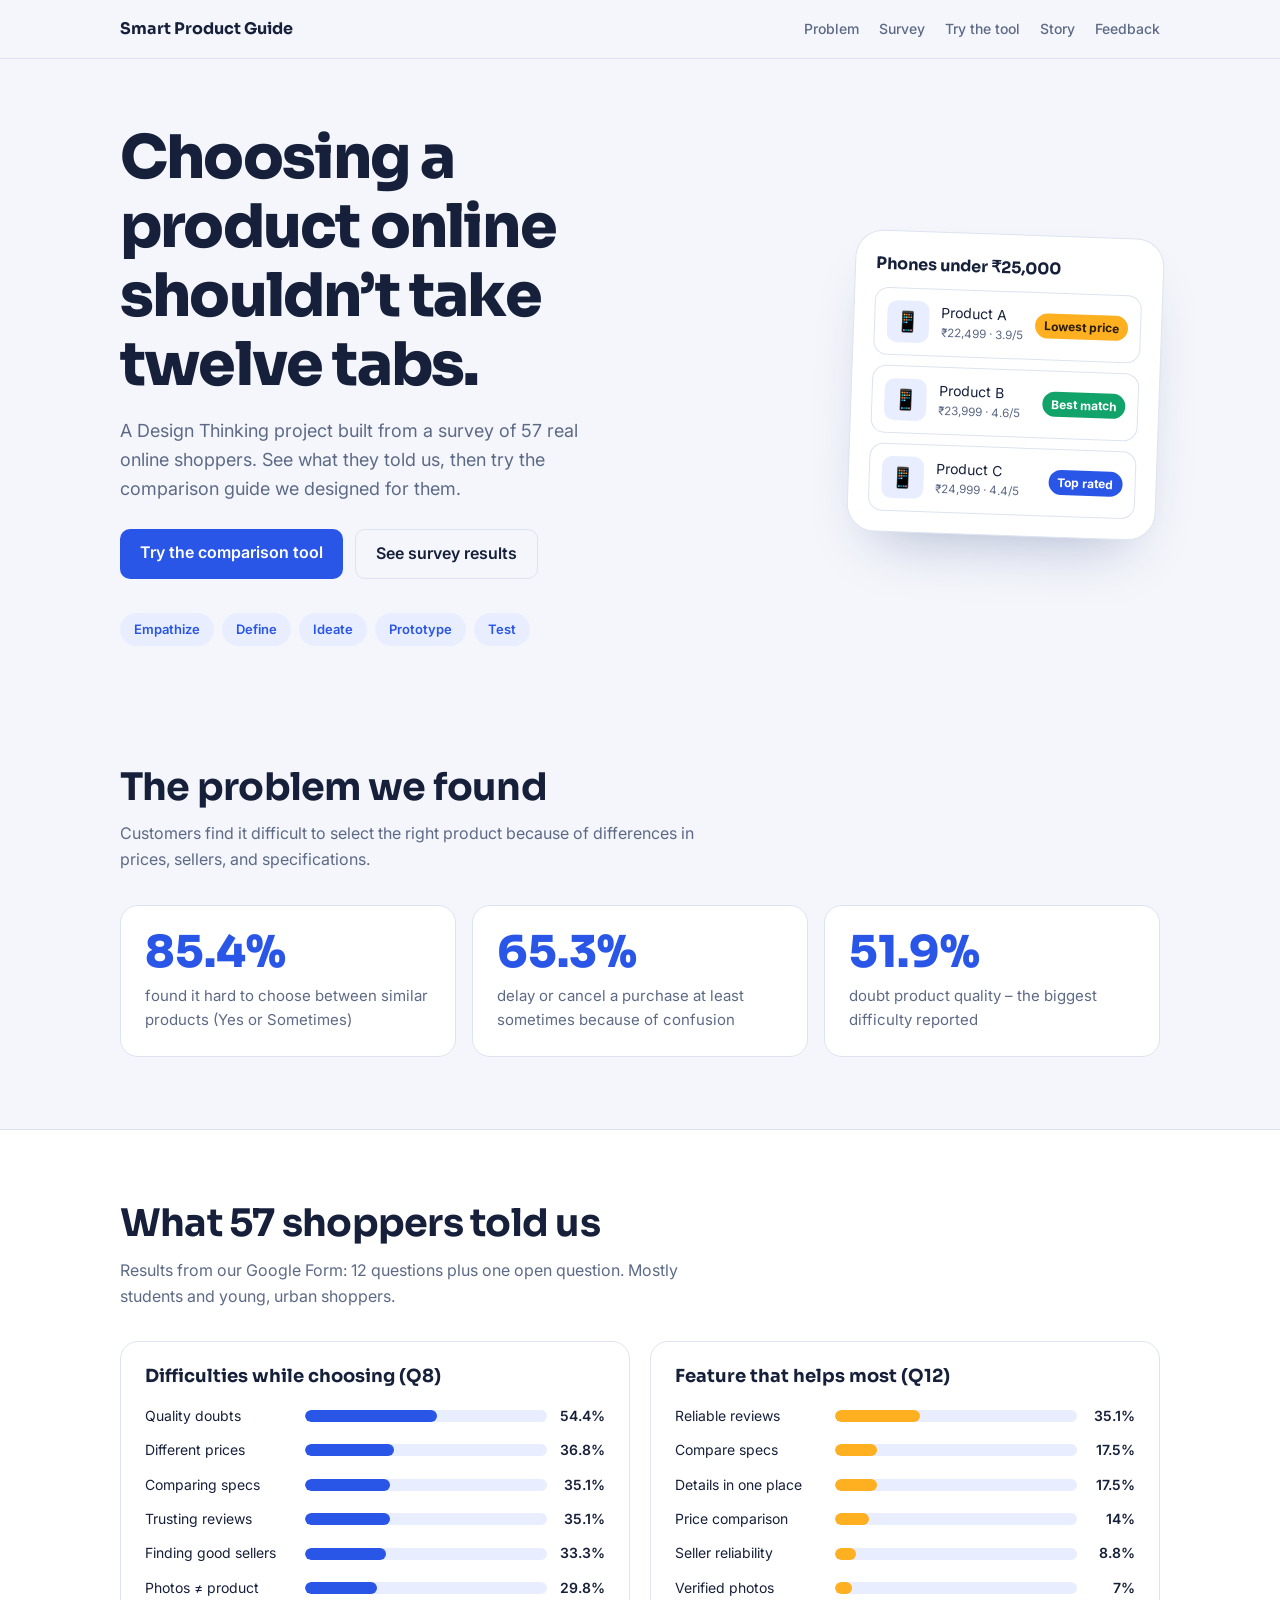
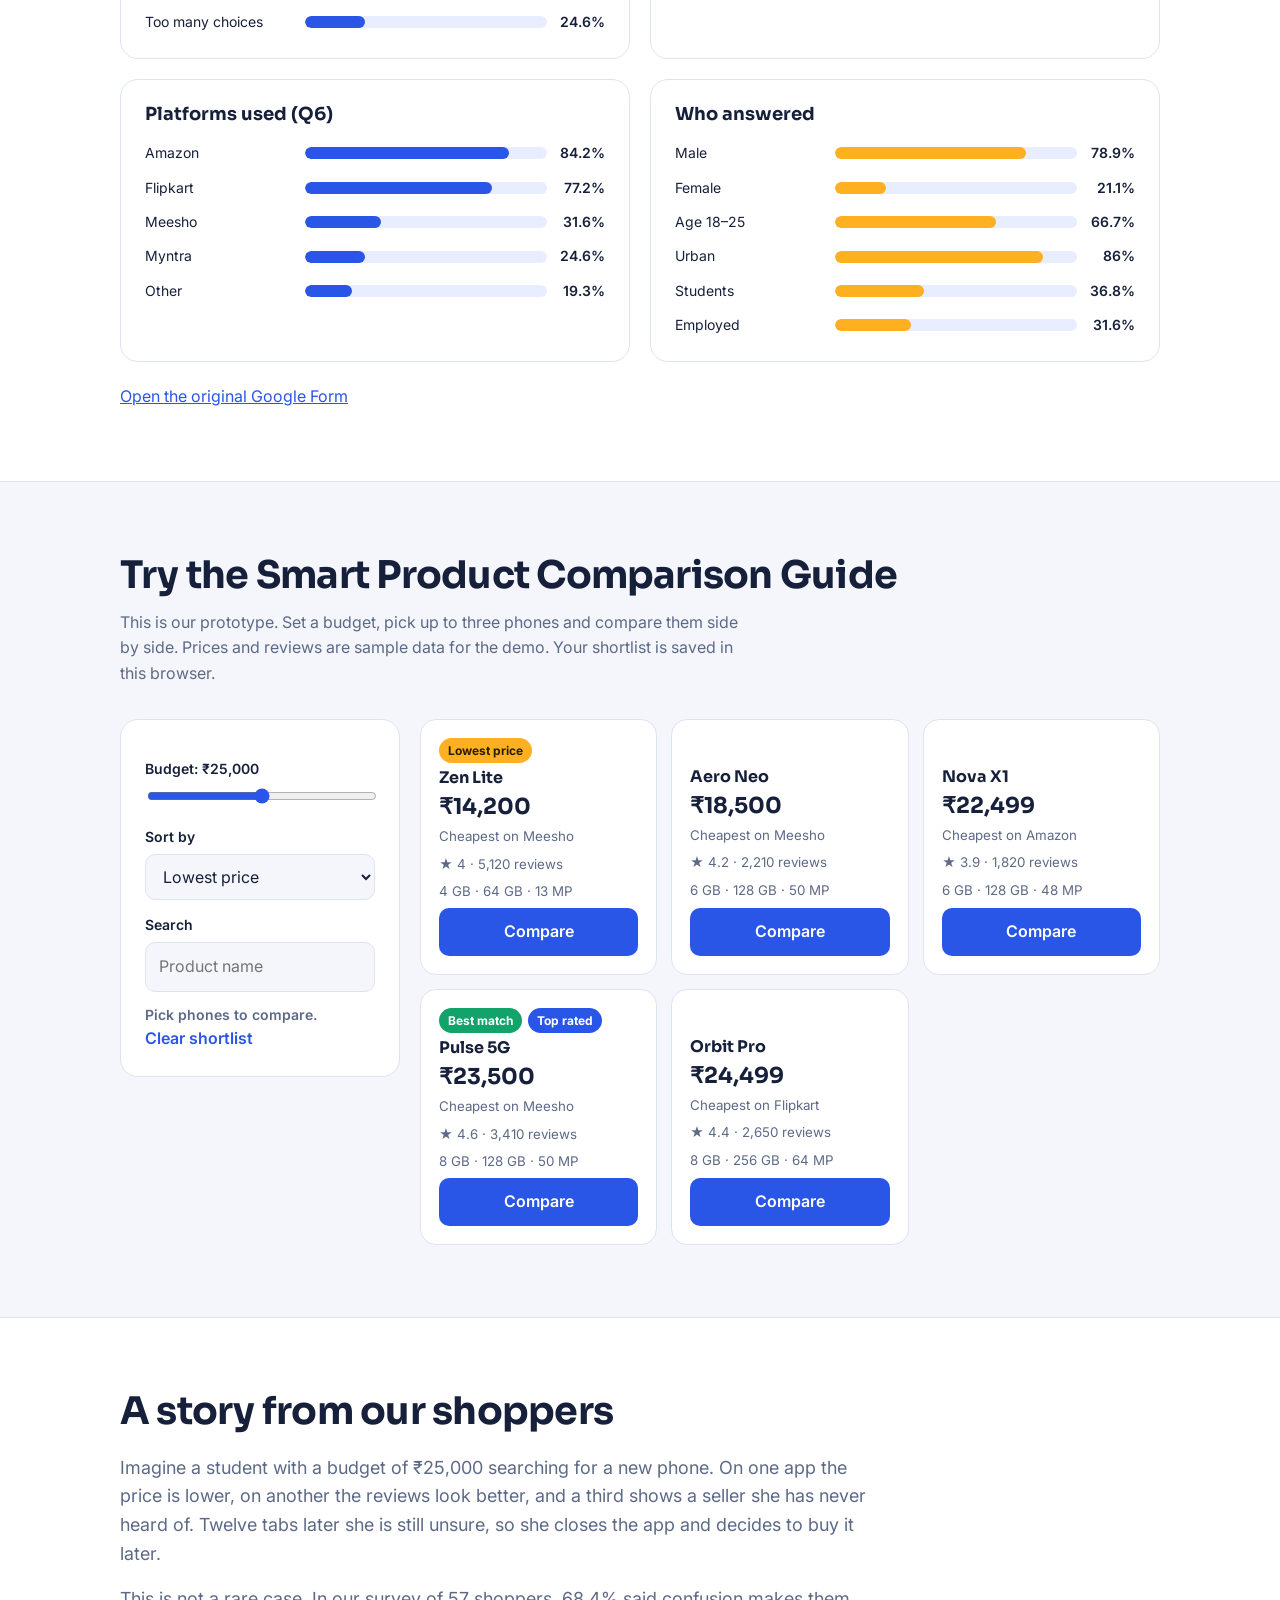
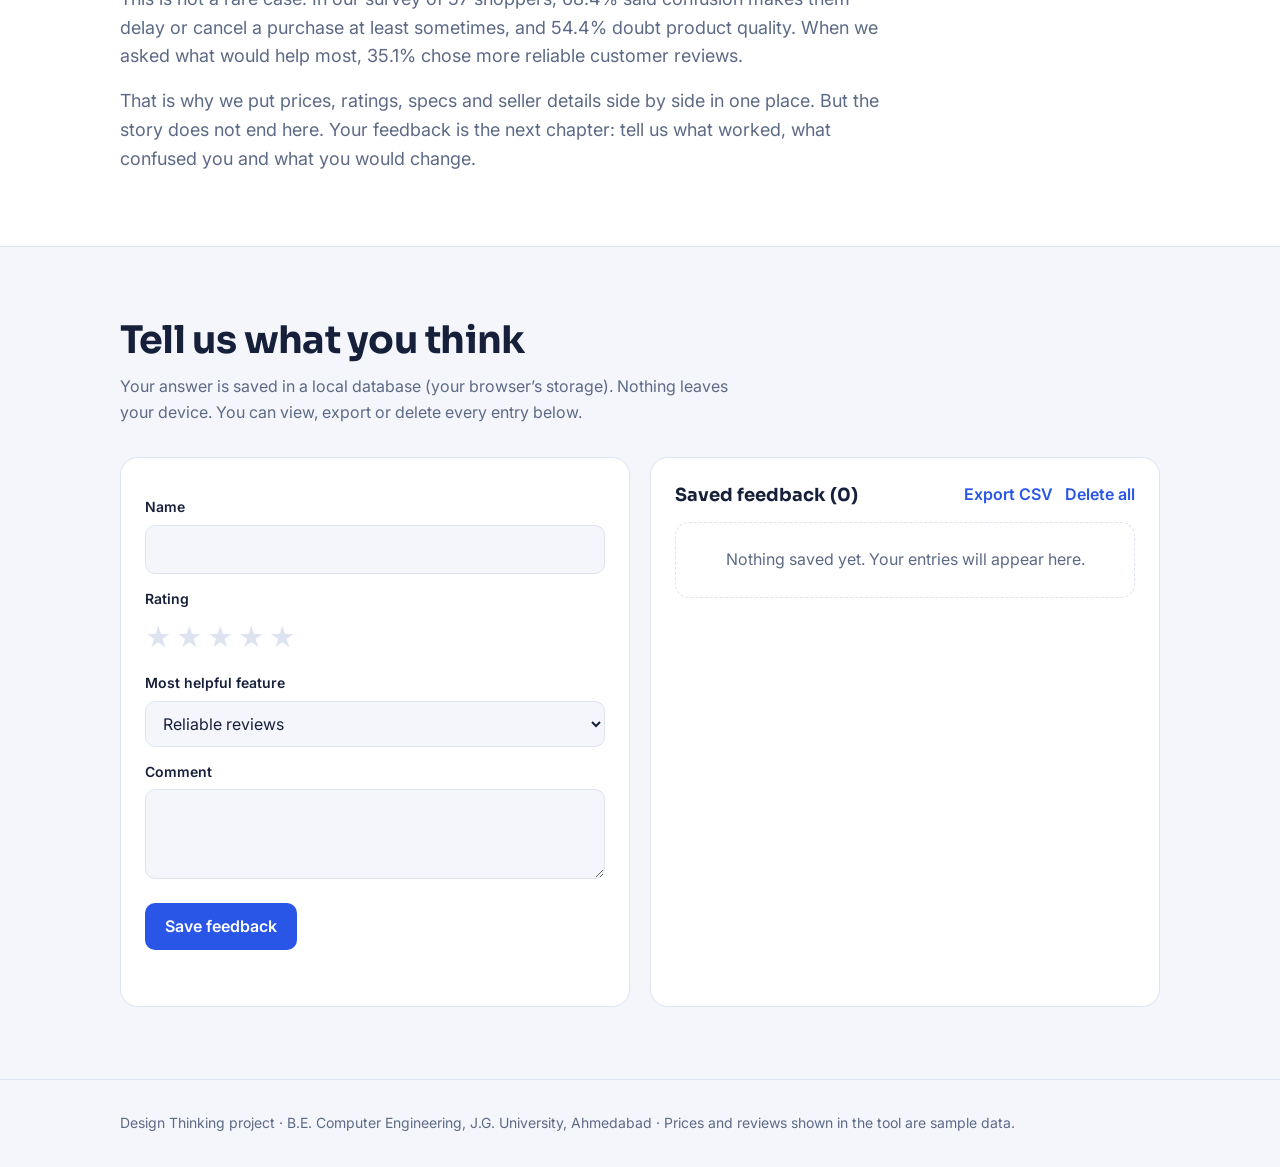
<file: index.html>
<!DOCTYPE html>
<html lang="en">
<head>
<meta charset="utf-8">
<meta name="viewport" content="width=device-width, initial-scale=1, viewport-fit=cover">
<title>Smart Product Comparison Guide – Design Thinking Project</title>
<link rel="stylesheet" href="https://fonts.googleapis.com/css2?family=Sora:wght@500;700;800&family=Inter:wght@400;500;600&display=swap">
<link rel="stylesheet" href="style.css">
</head>
<body>
<nav><div class="wrap"><b>Smart Product Guide</b><a href="#problem">Problem</a><a href="#survey">Survey</a><a href="#tool">Try the tool</a><a href="#process">Story</a><a href="#feedback">Feedback</a></div></nav>

<header class="hero"><div class="wrap grid">
<div>
<h1>Choosing a product online shouldn’t take twelve tabs.</h1>
<p>A Design Thinking project built from a survey of 57 real online shoppers. See what they told us, then try the comparison guide we designed for them.</p>
<div class="row"><a class="btn" href="#tool">Try the comparison tool</a><a class="btn alt" href="#survey">See survey results</a></div>
<div class="tabs"><span>Empathize</span><span>Define</span><span>Ideate</span><span>Prototype</span><span>Test</span></div>
</div>
<div class="phone" aria-hidden="true">
<b style="font-family:Sora,sans-serif">Phones under ₹25,000</b>
<div class="it"><i>📱</i><div>Product A<small>₹22,499 · 3.9/5</small></div><span class="tag">Lowest price</span></div>
<div class="it"><i>📱</i><div>Product B<small>₹23,999 · 4.6/5</small></div><span class="tag g">Best match</span></div>
<div class="it"><i>📱</i><div>Product C<small>₹24,999 · 4.4/5</small></div><span class="tag b">Top rated</span></div>
</div></div></header>

<section id="problem"><div class="wrap">
<h2>The problem we found</h2>
<p class="lead">Customers find it difficult to select the right product because of differences in prices, sellers, and specifications.</p>
<div class="stats">
<div class="card stat"><b data-n="89.4">0</b><p>found it hard to choose between similar products (Yes or Sometimes)</p></div>
<div class="card stat"><b data-n="68.4">0</b><p>delay or cancel a purchase at least sometimes because of confusion</p></div>
<div class="card stat"><b data-n="54.4">0</b><p>doubt product quality – the biggest difficulty reported</p></div>
</div></div></section>

<section id="survey" style="background:var(--card);border-block:1px solid var(--line)"><div class="wrap">
<h2>What 57 shoppers told us</h2>
<p class="lead">Results from our Google Form: 12 questions plus one open question. Mostly students and young, urban shoppers.</p>
<div class="two">
<div class="card"><h3>Difficulties while choosing (Q8)</h3><div class="bars" data-bars='[["Quality doubts",54.4],["Different prices",36.8],["Comparing specs",35.1],["Trusting reviews",35.1],["Finding good sellers",33.3],["Photos ≠ product",29.8],["Too many choices",24.6]]'></div></div>
<div class="card"><h3>Feature that helps most (Q12)</h3><div class="bars" data-y data-bars='[["Reliable reviews",35.1],["Compare specs",17.5],["Details in one place",17.5],["Price comparison",14],["Seller reliability",8.8],["Verified photos",7]]'></div></div>
<div class="card"><h3>Platforms used (Q6)</h3><div class="bars" data-bars='[["Amazon",84.2],["Flipkart",77.2],["Meesho",31.6],["Myntra",24.6],["Other",19.3]]'></div></div>
<div class="card"><h3>Who answered</h3><div class="bars" data-y data-bars='[["Male",78.9],["Female",21.1],["Age 18–25",66.7],["Urban",86],["Students",36.8],["Employed",31.6]]'></div></div>
</div>
<p class="lead" style="margin-top:22px"><a href="https://docs.google.com/forms/d/e/1FAIpQLSd1flAYAtF7DxadZ98j7Fkt31_VC7S827M2ePuD9PZtyzNhkw/viewform" target="_blank" rel="noopener">Open the original Google Form</a></p>
</div></section>

<section id="tool"><div class="wrap">
<h2>Try the Smart Product Comparison Guide</h2>
<p class="lead">This is our prototype. Set a budget, pick up to three phones and compare them side by side. Prices and reviews are sample data for the demo. Your shortlist is saved in this browser.</p>
<div class="tool">
<div class="card">
<label for="bud">Budget: <span id="budv"></span></label>
<input id="bud" type="range" min="10000" max="40000" step="500" value="25000">
<label for="sort">Sort by</label>
<select id="sort"><option value="p">Lowest price</option><option value="r">Top rated</option><option value="m">Best match</option></select>
<label for="q">Search</label>
<input id="q" type="text" placeholder="Product name">
<p class="msg" id="shortmsg" style="color:var(--mute)"></p>
<button class="link" id="clr">Clear shortlist</button>
</div>
<div><div class="plist" id="plist"></div>
<div class="card scroll" id="cmp" style="margin-top:18px" hidden></div></div>
</div></div></section>

<section id="process" style="background:var(--card);border-block:1px solid var(--line)"><div class="wrap">
<h2>A story from our shoppers</h2>
<p class="lead" style="font-size:18px;max-width:70ch;margin-top:20px">Imagine a student with a budget of ₹25,000 searching for a new phone. On one app the price is lower, on another the reviews look better, and a third shows a seller she has never heard of. Twelve tabs later she is still unsure, so she closes the app and decides to buy it later.</p>
<p class="lead" style="font-size:18px;max-width:70ch;margin-top:16px">This is not a rare case. In our survey of 57 shoppers, 68.4% said confusion makes them delay or cancel a purchase at least sometimes, and 54.4% doubt product quality. When we asked what would help most, 35.1% chose more reliable customer reviews.</p>
<p class="lead" style="font-size:18px;max-width:70ch;margin-top:16px">That is why we put prices, ratings, specs and seller details side by side in one place. But the story does not end here. Your feedback is the next chapter: tell us what worked, what confused you and what you would change.</p>
</div></section>

<section id="feedback"><div class="wrap">
<h2>Tell us what you think</h2>
<p class="lead">Your answer is saved in a local database (your browser’s storage). Nothing leaves your device. You can view, export or delete every entry below.</p>
<div class="two">
<div class="card">
<label for="fn">Name</label><input id="fn" type="text" maxlength="40">
<label>Rating</label><div class="stars" id="stars" role="radiogroup" aria-label="Rating"></div>
<label for="ff">Most helpful feature</label>
<select id="ff"><option>Reliable reviews</option><option>Spec comparison</option><option>Price comparison</option><option>Seller reliability</option><option>All details in one place</option></select>
<label for="fc">Comment</label><textarea id="fc" maxlength="300"></textarea>
<div class="row" style="margin-top:16px"><button class="btn" id="save">Save feedback</button></div>
<p class="msg" id="fmsg"></p>
</div>
<div class="card"><div class="row" style="justify-content:space-between;align-items:center"><h3 id="cnt">Saved feedback</h3><div class="row"><button class="link" id="exp">Export CSV</button><button class="link" id="all">Delete all</button></div></div>
<div id="flist" style="margin-top:14px;display:grid;gap:10px"></div></div>
</div></div></section>

<footer><div class="wrap">Design Thinking project · B.E. Computer Engineering, J.G. University, Ahmedabad · Prices and reviews shown in the tool are sample data.</div></footer>

<script src="script.js"></script>
</body>
</html>
</file>
<file: style.css>
:root{--bg:#f4f6fb;--card:#fff;--ink:#16203a;--mute:#5d6a86;--line:#dde3f0;--acc:#2a56e8;--acc2:#ffb020;--ok:#12a36b;--soft:#e8eeff;
box-sizing:border-box;padding-top:env(safe-area-inset-top,0px);padding-bottom:env(safe-area-inset-bottom,0px)}
@media (prefers-color-scheme:dark){:root:not([data-theme="light"]){--bg:#0f1526;--card:#172038;--ink:#eef2ff;--mute:#9aa8c9;--line:#2a3558;--acc:#6f8dff;--soft:#1f2a4d}}
:root[data-theme="dark"]{--bg:#0f1526;--card:#172038;--ink:#eef2ff;--mute:#9aa8c9;--line:#2a3558;--acc:#6f8dff;--soft:#1f2a4d}
*{box-sizing:border-box}html{scroll-behavior:smooth;scroll-padding-top:70px}
body{margin:0;background:var(--bg);color:var(--ink);font:400 16px/1.6 Inter,system-ui,-apple-system,Segoe UI,Roboto,sans-serif}
h1,h2,h3{font-family:Sora,Inter,system-ui,sans-serif;line-height:1.15;margin:0}
h2{font-size:clamp(26px,4vw,38px);letter-spacing:-.02em}h3{font-size:18px}
p{margin:0}a{color:var(--acc)}
.wrap{max-width:1080px;margin:0 auto;padding:0 20px}
section{padding:72px 0}
.lead{color:var(--mute);max-width:62ch;margin-top:12px}
nav{position:sticky;top:0;z-index:20;background:color-mix(in srgb,var(--bg) 88%,transparent);backdrop-filter:blur(10px);border-bottom:1px solid var(--line)}
nav .wrap{display:flex;align-items:center;gap:20px;height:58px;overflow-x:auto;white-space:nowrap}
nav b{font-family:Sora,sans-serif;margin-right:auto}
nav a{color:var(--mute);text-decoration:none;font-size:14px;font-weight:500}nav a:hover{color:var(--ink)}
button,select,input,textarea{font:inherit;color:inherit}
.btn{background:var(--acc);color:#fff;border:0;border-radius:10px;padding:11px 20px;font-weight:600;cursor:pointer;text-decoration:none;display:inline-block}
.btn.alt{background:transparent;color:var(--ink);border:1.5px solid var(--line)}
.btn:focus-visible,input:focus-visible,select:focus-visible,textarea:focus-visible{outline:3px solid var(--acc2);outline-offset:2px}
.hero{padding:64px 0 48px}
.hero .grid{display:grid;grid-template-columns:1.1fr .9fr;gap:40px;align-items:center}
.hero h1{font-size:clamp(34px,6vw,60px);letter-spacing:-.03em;font-weight:800}
.hero p{font-size:18px;color:var(--mute);margin:18px 0 26px;max-width:46ch}
.row{display:flex;gap:12px;flex-wrap:wrap}
.tabs{margin-top:34px;display:flex;gap:8px;flex-wrap:wrap}
.tabs span{font-size:13px;font-weight:600;background:var(--soft);color:var(--acc);padding:6px 14px;border-radius:99px}
.phone{background:var(--card);border:1px solid var(--line);border-radius:28px;padding:20px;box-shadow:0 30px 60px -30px rgba(30,50,120,.35);max-width:340px;margin-left:auto;transform:rotate(2deg)}
.phone .it{display:flex;align-items:center;gap:12px;padding:12px;border-radius:14px;border:1px solid var(--line);margin-top:10px}
.phone .it i{width:42px;height:42px;border-radius:10px;background:var(--soft);display:grid;place-items:center;font-style:normal;font-size:20px}
.phone .it div{flex:1;font-size:14px}.phone .it small{color:var(--mute);display:block}
.tag{font-size:12px;font-weight:700;padding:3px 9px;border-radius:99px;background:var(--acc2);color:#2a1d00;white-space:nowrap}
.tag.g{background:var(--ok);color:#fff}.tag.b{background:var(--acc);color:#fff}
.stats{display:grid;grid-template-columns:repeat(auto-fit,minmax(220px,1fr));gap:16px;margin-top:32px}
.card{background:var(--card);border:1px solid var(--line);border-radius:18px;padding:24px}
.stat b{font:800 44px/1 Sora,sans-serif;color:var(--acc)}.stat p{color:var(--mute);margin-top:10px;font-size:15px}
.two{display:grid;grid-template-columns:1fr 1fr;gap:20px;margin-top:32px}
.bars{margin-top:18px;display:grid;gap:12px}
.bar{display:grid;grid-template-columns:150px 1fr 48px;gap:10px;align-items:center;font-size:14px}
.bar span:last-child{text-align:right;font-weight:600}
.track{background:var(--soft);border-radius:99px;height:12px;overflow:hidden}
.fill{height:100%;width:0;background:var(--acc);border-radius:99px;transition:width 1s cubic-bezier(.2,.7,.2,1)}
.fill.y{background:var(--acc2)}
.tool{display:grid;grid-template-columns:280px 1fr;gap:20px;margin-top:32px;align-items:start}
label{font-size:14px;font-weight:600;display:block;margin:14px 0 6px}
input[type=range]{width:100%;accent-color:var(--acc)}
input[type=text],input[type=email],select,textarea{width:100%;padding:11px 13px;border-radius:10px;border:1.5px solid var(--line);background:var(--bg)}
textarea{min-height:90px;resize:vertical}
.plist{display:grid;grid-template-columns:repeat(auto-fill,minmax(230px,1fr));gap:14px}
.prod{background:var(--card);border:1.5px solid var(--line);border-radius:16px;padding:18px;display:flex;flex-direction:column;gap:6px}
.prod.sel{border-color:var(--acc);box-shadow:0 0 0 3px var(--soft)}
.prod h3{font-size:16px}.prod .pr{font:700 22px Sora,sans-serif}.prod small{color:var(--mute)}
.prod .tags{display:flex;gap:6px;flex-wrap:wrap;min-height:24px}
.prod button{margin-top:auto}
.scroll{overflow-x:auto}
table{width:100%;border-collapse:collapse;font-size:14px;min-width:520px}
th,td{padding:10px 12px;text-align:left;border-bottom:1px solid var(--line)}
th{color:var(--mute);font-weight:600}td.win{color:var(--ok);font-weight:700}
.steps{display:grid;grid-template-columns:repeat(auto-fit,minmax(190px,1fr));gap:14px;margin-top:32px}
.steps .card{padding:20px}.steps h3{margin-bottom:8px}.steps p{color:var(--mute);font-size:14px}
.msg{margin-top:12px;font-size:14px;color:var(--ok);font-weight:600;min-height:20px}
.stars{display:flex;gap:4px}.stars button{background:none;border:0;font-size:26px;cursor:pointer;color:var(--line);padding:0}
.stars button.on{color:var(--acc2)}
.empty{color:var(--mute);padding:24px;text-align:center;border:1.5px dashed var(--line);border-radius:14px}
.link{background:none;border:0;color:var(--acc);cursor:pointer;font-weight:600;padding:0}
footer{border-top:1px solid var(--line);padding:32px 0;color:var(--mute);font-size:14px}
@media(max-width:820px){.hero .grid,.two,.tool{grid-template-columns:1fr}.phone{margin:0 auto;transform:none}.bar{grid-template-columns:110px 1fr 44px}section{padding:52px 0}}
@media(prefers-reduced-motion:reduce){.fill{transition:none}html{scroll-behavior:auto}}
</file>
